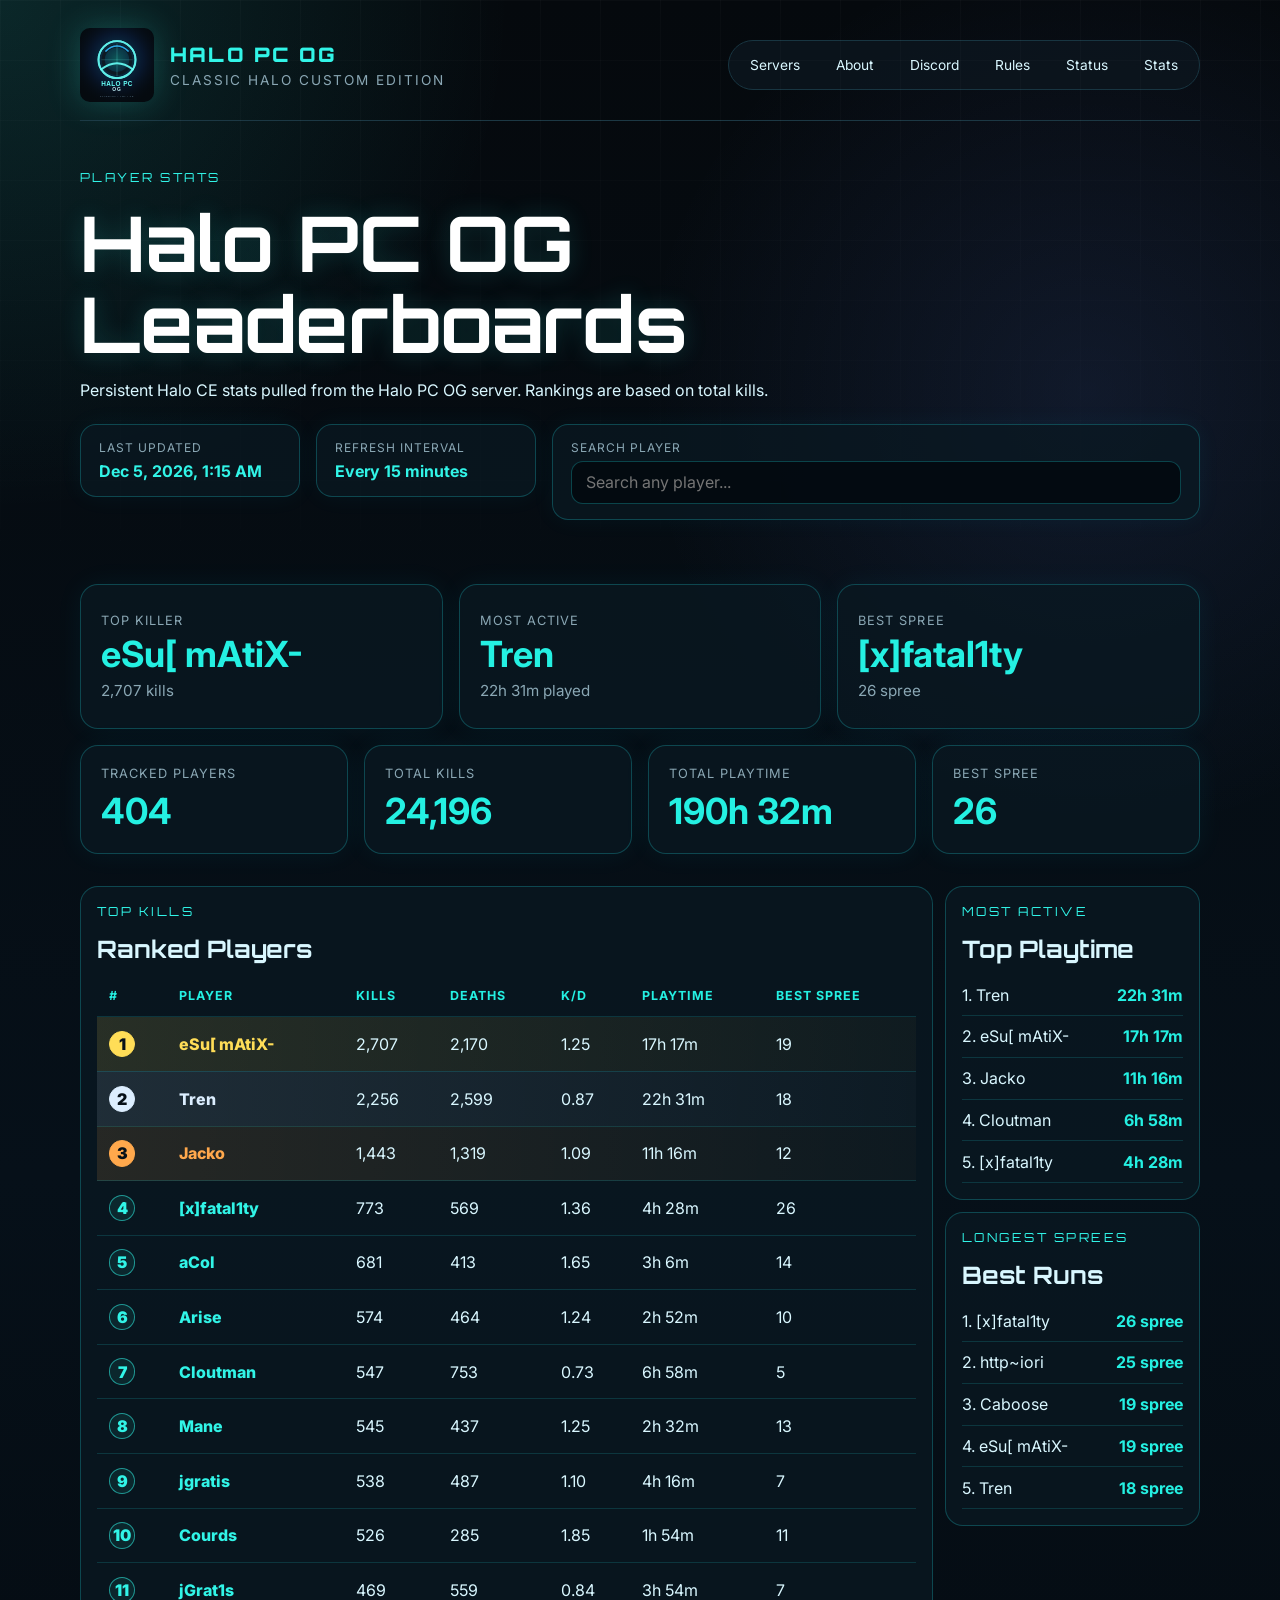
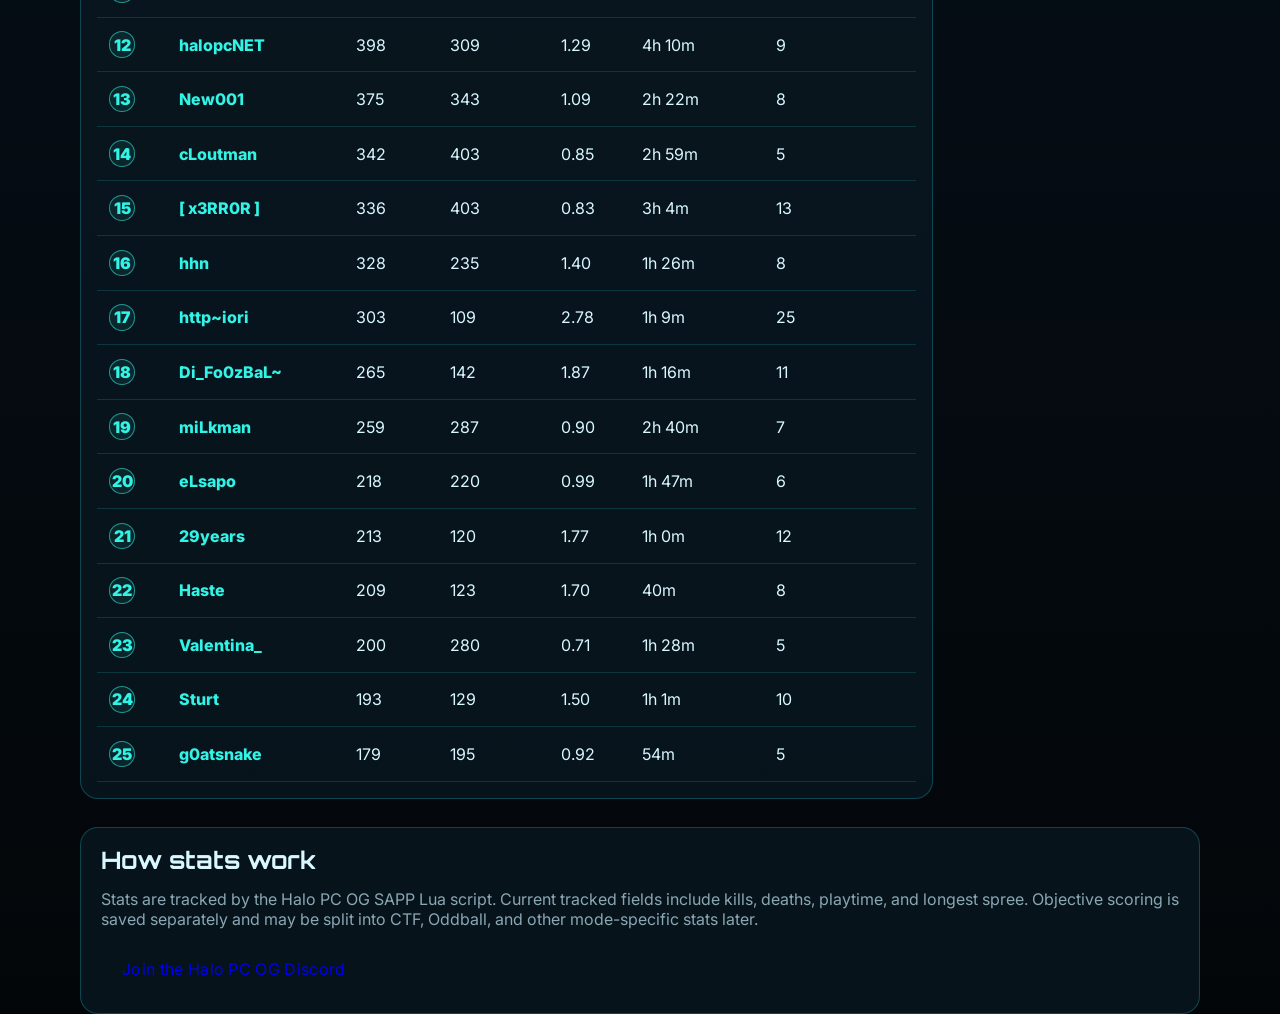
<file: stats/index.html>
<!DOCTYPE html>
<html lang="en">
<head>
  <meta charset="utf-8" />
  <meta name="viewport" content="width=device-width, initial-scale=1" />
  <title>Halo PC OG Stats | Halo CE Leaderboards</title>
  <meta name="description" content="Halo PC OG player stats and leaderboards for Halo Custom Edition. View top kills, playtime, longest sprees, and player rankings." />
  <link rel="icon" href="../assets/favicon.svg" type="image/svg+xml" />
  <link rel="stylesheet" href="../styles.css?v=19" />
</head>
<body>
  <div class="page">
    <header class="site-header">
      <a class="brand" href="../#home" aria-label="Halo PC OG home">
        <img src="../assets/halo-pc-og-logo.svg" alt="Halo PC OG logo" />
        <div>
          <span class="brand-title">HALO PC OG</span>
          <span class="brand-subtitle">Classic Halo Custom Edition</span>
        </div>
      </a>

      <nav class="nav">
        <a href="../#servers">Servers</a>
        <a href="../#about">About</a>
        <a href="../#discord">Discord</a>
        <a href="../#rules">Rules</a>
        <a href="../#status">Status</a>
        <a href="./">Stats</a>
      </nav>
    </header>

    <main>
      <section class="section stats-hero">
        <p class="eyebrow">PLAYER STATS</p>
        <h1>Halo PC OG Leaderboards</h1>
        <p class="section-copy">
          Persistent Halo CE stats pulled from the Halo PC OG server. Rankings are based on total kills.
        </p>

        <div class="stats-update-box" aria-label="Stats update information">
          <div>
            <span class="update-label">Last Updated</span>
            <strong id="lastUpdated">Loading...</strong>
          </div>
          <div>
            <span class="update-label">Refresh Interval</span>
            <strong>Every 15 minutes</strong>
          </div>
        <div class="hero-search-card" aria-label="Player search">
          <span class="update-label">Search Player</span>
          <div class="hero-search-wrap">
            <input id="playerSearch" class="player-search-input compact" type="search" placeholder="Search any player..." autocomplete="off" />
            <div id="playerSearchResults" class="player-search-results compact">
              <p class="muted">Start typing to search tracked players.</p>
            </div>
          </div>
        </div>

        </div>
      </section>
<section class="stats-highlight-grid" aria-label="Top player highlights">
        <article class="stat-card highlight-card">
          <span class="stat-label">Top Killer</span>
          <strong id="topKillerName">-</strong>
          <span id="topKillerValue" class="stat-detail">0 kills</span>
        </article>
        <article class="stat-card highlight-card">
          <span class="stat-label">Most Active</span>
          <strong id="topPlaytimeName">-</strong>
          <span id="topPlaytimeValue" class="stat-detail">0m played</span>
        </article>
        <article class="stat-card highlight-card">
          <span class="stat-label">Best Spree</span>
          <strong id="topSpreeName">-</strong>
          <span id="topSpreeValue" class="stat-detail">0 spree</span>
        </article>
      </section>

      <section class="stats-summary-grid compact-summary" aria-label="Stats summary">
        <article class="stat-card">
          <span class="stat-label">Tracked Players</span>
          <strong id="trackedPlayers">0</strong>
        </article>
        <article class="stat-card">
          <span class="stat-label">Total Kills</span>
          <strong id="totalKills">0</strong>
        </article>
        <article class="stat-card">
          <span class="stat-label">Total Playtime</span>
          <strong id="totalPlaytime">0m</strong>
        </article>
        <article class="stat-card">
          <span class="stat-label">Best Spree</span>
          <strong id="bestSpree">0</strong>
        </article>
      </section>

      <section class="leaderboard-grid">
        <article class="panel">
          <div class="panel-heading">
            <p class="eyebrow">TOP KILLS</p>
            <h2>Ranked Players</h2>
          </div>
          <div class="table-wrap">
            <table class="stats-table">
              <thead>
                <tr>
                  <th>#</th>
                  <th>Player</th>
                  <th>Kills</th>
                  <th>Deaths</th>
                  <th>K/D</th>
                  <th>Playtime</th>
                  <th>Best Spree</th>
                </tr>
              </thead>
              <tbody id="killsTable">
                <tr><td colspan="7">Loading stats...</td></tr>
              </tbody>
            </table>
          </div>
        </article>
        <div class="side-leaderboards">


        <article class="panel">
          <div class="panel-heading">
            <p class="eyebrow">MOST ACTIVE</p>
            <h2>Top Playtime</h2>
          </div>
          <ol id="playtimeList" class="rank-list">
            <li>Loading stats...</li>
          </ol>
        </article>

        <article class="panel">
          <div class="panel-heading">
            <p class="eyebrow">LONGEST SPREES</p>
            <h2>Best Runs</h2>
          </div>
          <ol id="spreeList" class="rank-list">
            <li>Loading stats...</li>
          </ol>
        </article>
        </div>
      </section>

      <section class="panel stats-note">
        <h2>How stats work</h2>
        <p>
          Stats are tracked by the Halo PC OG SAPP Lua script. Current tracked fields include kills,
          deaths, playtime, and longest spree. Objective scoring is saved separately and may be split
          into CTF, Oddball, and other mode-specific stats later.
        </p>
        <a class="button" href="../#discord">Join the Halo PC OG Discord</a>
      </section>
    </main>
  </div>

  <script>
    const STATS_URL = "../halopcog_stats.json";

    function formatNumber(value) {
      return new Intl.NumberFormat("en-US").format(value || 0);
    }

    function formatTime(seconds) {
      seconds = Number(seconds) || 0;
      const hours = Math.floor(seconds / 3600);
      const minutes = Math.floor((seconds % 3600) / 60);

      if (hours > 0) {
        return `${hours}h ${minutes}m`;
      }

      return `${minutes}m`;
    }

    function kd(kills, deaths) {
      kills = Number(kills) || 0;
      deaths = Number(deaths) || 0;

      if (deaths === 0 && kills > 0) return kills.toFixed(2);
      if (deaths === 0) return "0.00";

      return (kills / deaths).toFixed(2);
    }

    function escapeHtml(value) {
      return String(value)
        .replaceAll("&", "&amp;")
        .replaceAll("<", "&lt;")
        .replaceAll(">", "&gt;")
        .replaceAll('"', "&quot;")
        .replaceAll("'", "&#039;");
    }

    function playerProfileUrl(name) {
      return "./player/?name=" + encodeURIComponent(name);
    }

    function toRows(data) {
      const players = data.players || {};

      return Object.entries(players).map(([name, stats]) => ({
        name,
        kills: Number(stats.kills) || 0,
        deaths: Number(stats.deaths) || 0,
        scores: Number(stats.scores) || 0,
        playtime: Number(stats.playtime) || 0,
        longest_spree: Number(stats.longest_spree) || 0
      }));
    }

    function renderStats(rows) {
      const sortedKills = [...rows].sort((a, b) => b.kills - a.kills || a.name.localeCompare(b.name));
      const sortedPlaytime = [...rows].sort((a, b) => b.playtime - a.playtime || a.name.localeCompare(b.name));
      const sortedSpree = [...rows].sort((a, b) => b.longest_spree - a.longest_spree || a.name.localeCompare(b.name));

      const totalKills = rows.reduce((sum, row) => sum + row.kills, 0);
      const totalPlaytime = rows.reduce((sum, row) => sum + row.playtime, 0);
      const bestSpree = rows.reduce((max, row) => Math.max(max, row.longest_spree), 0);

      document.getElementById("trackedPlayers").textContent = formatNumber(rows.length);
      document.getElementById("totalKills").textContent = formatNumber(totalKills);
      document.getElementById("totalPlaytime").textContent = formatTime(totalPlaytime);
      document.getElementById("bestSpree").textContent = formatNumber(bestSpree);

      const topKiller = sortedKills[0];
      const topActive = sortedPlaytime[0];
      const topSpree = sortedSpree[0];

      document.getElementById("topKillerName").textContent = topKiller ? topKiller.name : "-";
      document.getElementById("topKillerValue").textContent = topKiller ? `${formatNumber(topKiller.kills)} kills` : "0 kills";

      document.getElementById("topPlaytimeName").textContent = topActive ? topActive.name : "-";
      document.getElementById("topPlaytimeValue").textContent = topActive ? `${formatTime(topActive.playtime)} played` : "0m played";

      document.getElementById("topSpreeName").textContent = topSpree ? topSpree.name : "-";
      document.getElementById("topSpreeValue").textContent = topSpree ? `${formatNumber(topSpree.longest_spree)} spree` : "0 spree";

      const table = document.getElementById("killsTable");
      table.innerHTML = "";

      if (sortedKills.length === 0) {
        table.innerHTML = '<tr><td colspan="7">No stats recorded yet.</td></tr>';
      } else {
        sortedKills.slice(0, 25).forEach((row, index) => {
          const tr = document.createElement("tr");
          if (index === 0) tr.classList.add("rank-gold");
          if (index === 1) tr.classList.add("rank-silver");
          if (index === 2) tr.classList.add("rank-bronze");
          tr.innerHTML = `
            <td><span class="rank-badge">${index + 1}</span></td>
            <td><a class="player-link" href="${playerProfileUrl(row.name)}">${escapeHtml(row.name)}</a></td>
            <td>${formatNumber(row.kills)}</td>
            <td>${formatNumber(row.deaths)}</td>
            <td>${kd(row.kills, row.deaths)}</td>
            <td>${formatTime(row.playtime)}</td>
            <td>${formatNumber(row.longest_spree)}</td>
          `;
          table.appendChild(tr);
        });
      }

      renderRankList("playtimeList", sortedPlaytime, row => formatTime(row.playtime));
      renderRankList("spreeList", sortedSpree, row => `${formatNumber(row.longest_spree)} spree`);
      setupPlayerSearch(rows);
    }

    function setupPlayerSearch(rows) {
      const input = document.getElementById("playerSearch");
      const results = document.getElementById("playerSearchResults");

      if (!input || !results) return;

      function render(query) {
        const q = query.trim().toLowerCase();

        if (!q) {
          results.innerHTML = '<p class="muted">Start typing to search tracked players.</p>';
          return;
        }

        const startsWith = rows
          .filter(row => row.name.toLowerCase().startsWith(q))
          .sort((a, b) => a.name.localeCompare(b.name));

        const contains = rows
          .filter(row => !row.name.toLowerCase().startsWith(q) && row.name.toLowerCase().includes(q))
          .sort((a, b) => a.name.localeCompare(b.name));

        const matches = [...startsWith, ...contains].slice(0, 15);

        if (matches.length === 0) {
          results.innerHTML = '<p class="muted">No matching players found.</p>';
          return;
        }

        results.innerHTML = matches.map(row => `
          <a class="player-result" href="${playerProfileUrl(row.name)}">
            <span class="player-result-name">${escapeHtml(row.name)}</span>
            <span>${formatNumber(row.kills)} kills</span>
            <span>${formatTime(row.playtime)}</span>
          </a>
        `).join("");
      }

      input.addEventListener("input", event => render(event.target.value));
    }

    function renderRankList(id, rows, valueFormatter) {
      const list = document.getElementById(id);
      list.innerHTML = "";

      if (rows.length === 0) {
        const li = document.createElement("li");
        li.textContent = "No stats recorded yet.";
        list.appendChild(li);
        return;
      }

      rows.slice(0, 5).forEach((row, index) => {
        const li = document.createElement("li");
        li.innerHTML = `<span>${index + 1}. ${row.name}</span><strong>${valueFormatter(row)}</strong>`;
        list.appendChild(li);
      });
    }

    function renderLastUpdated(response) {
      const lastModified = response.headers.get("Last-Modified");
      const target = document.getElementById("lastUpdated");

      if (!target) return;

      if (lastModified) {
        const date = new Date(lastModified);
        target.textContent = date.toLocaleString(undefined, {
          year: "numeric",
          month: "short",
          day: "numeric",
          hour: "numeric",
          minute: "2-digit"
        });
      } else {
        target.textContent = "Recently";
      }
    }

    fetch(STATS_URL + "?v=" + Date.now(), { cache: "no-store" })
      .then(response => {
        if (!response.ok) {
          throw new Error("Could not load halopcog_stats.json");
        }

        renderLastUpdated(response);
        return response.json();
      })
      .then(data => renderStats(toRows(data)))
      .catch(error => {
        const lastUpdated = document.getElementById("lastUpdated");
        if (lastUpdated) {
          lastUpdated.textContent = "Unavailable";
        }

        document.getElementById("killsTable").innerHTML = '<tr><td colspan="7">Stats could not be loaded yet.</td></tr>';
        document.getElementById("playtimeList").innerHTML = "<li>Stats could not be loaded yet.</li>";
        document.getElementById("spreeList").innerHTML = "<li>Stats could not be loaded yet.</li>";
        console.error(error);
      });
  </script>
</body>
</html>
</file>
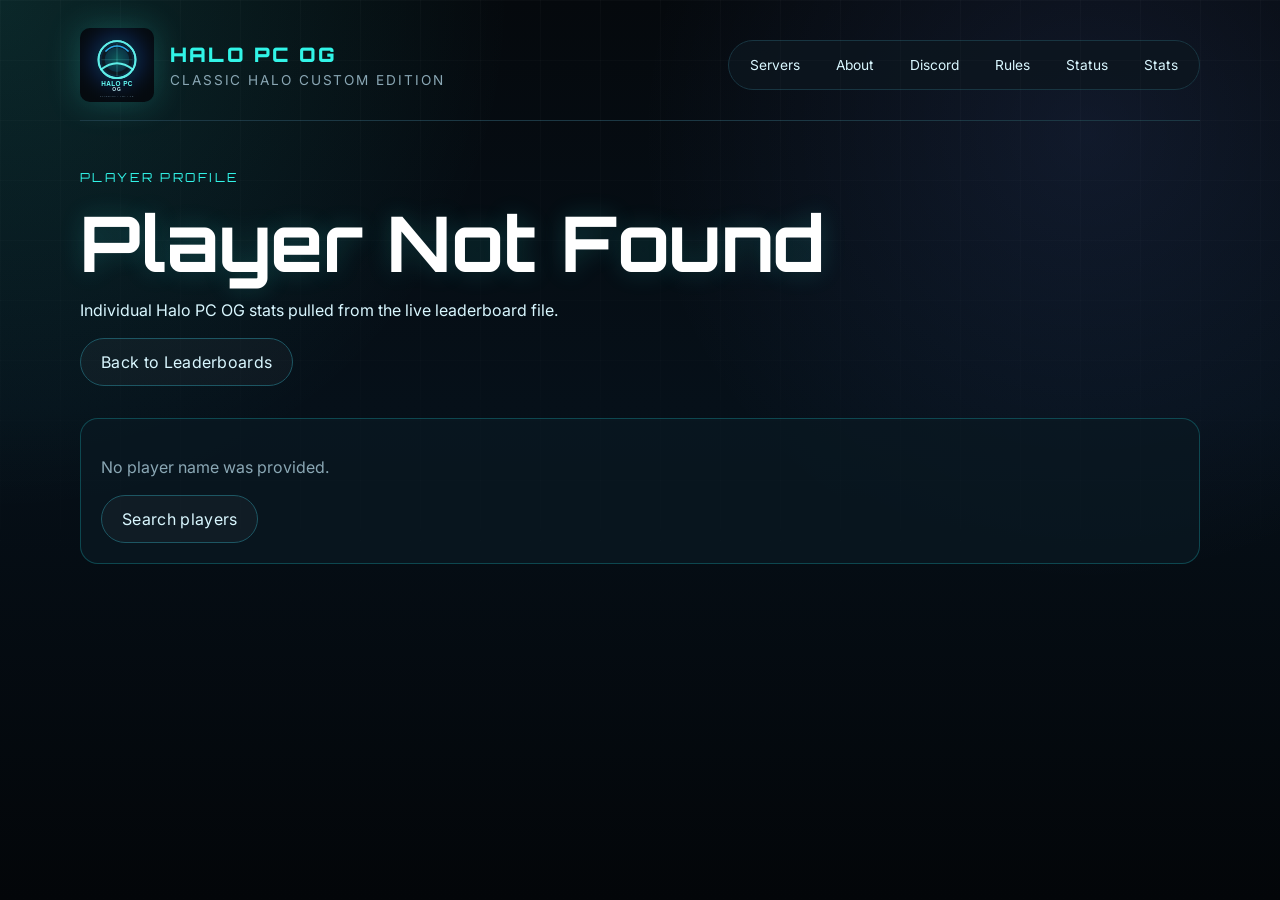
<file: stats/player/index.html>
<!DOCTYPE html>
<html lang="en">
<head>
  <meta charset="utf-8" />
  <meta name="viewport" content="width=device-width, initial-scale=1" />
  <title>Player Stats | Halo PC OG</title>
  <meta name="description" content="Individual Halo PC OG player stats profile for Halo Custom Edition." />
  <link rel="icon" href="../../assets/favicon.svg" type="image/svg+xml" />
  <link rel="stylesheet" href="../../styles.css?v=19" />
</head>
<body>
  <div class="page">
    <header class="site-header">
      <a class="brand" href="../../#home" aria-label="Halo PC OG home">
        <img src="../../assets/halo-pc-og-logo.svg" alt="Halo PC OG logo" />
        <div>
          <span class="brand-title">HALO PC OG</span>
          <span class="brand-subtitle">Classic Halo Custom Edition</span>
        </div>
      </a>

      <nav class="nav">
        <a href="../../#servers">Servers</a>
        <a href="../../#about">About</a>
        <a href="../../#discord">Discord</a>
        <a href="../../#rules">Rules</a>
        <a href="../../#status">Status</a>
        <a href="../">Stats</a>
      </nav>
    </header>

    <main>
      <section class="section stats-hero player-profile-hero">
        <p class="eyebrow">PLAYER PROFILE</p>
        <h1 id="playerName">Loading...</h1>
        <p class="section-copy">
          Individual Halo PC OG stats pulled from the live leaderboard file.
        </p>
        <div class="actions compact">
          <a class="button secondary" href="../">Back to Leaderboards</a>
        </div>
      </section>

      <section id="profileContent">
        <article class="panel">
          <p class="muted">Loading player stats...</p>
        </article>
      </section>
    </main>
  </div>

  <script>
    const STATS_URL = "../../halopcog_stats.json";

    function formatNumber(value) {
      return new Intl.NumberFormat("en-US").format(value || 0);
    }

    function formatTime(seconds) {
      seconds = Number(seconds) || 0;
      const hours = Math.floor(seconds / 3600);
      const minutes = Math.floor((seconds % 3600) / 60);

      if (hours > 0) {
        return `${hours}h ${minutes}m`;
      }

      return `${minutes}m`;
    }

    function kd(kills, deaths) {
      kills = Number(kills) || 0;
      deaths = Number(deaths) || 0;

      if (deaths === 0 && kills > 0) return kills.toFixed(2);
      if (deaths === 0) return "0.00";

      return (kills / deaths).toFixed(2);
    }

    function escapeHtml(value) {
      return String(value)
        .replaceAll("&", "&amp;")
        .replaceAll("<", "&lt;")
        .replaceAll(">", "&gt;")
        .replaceAll('"', "&quot;")
        .replaceAll("'", "&#039;");
    }

    function toRows(data) {
      const players = data.players || {};

      return Object.entries(players).map(([name, stats]) => ({
        name,
        kills: Number(stats.kills) || 0,
        deaths: Number(stats.deaths) || 0,
        scores: Number(stats.scores) || 0,
        playtime: Number(stats.playtime) || 0,
        longest_spree: Number(stats.longest_spree) || 0
      }));
    }

    function getRequestedPlayer() {
      const params = new URLSearchParams(window.location.search);
      return params.get("name") || "";
    }

    function renderProfile(rows) {
      const requested = getRequestedPlayer();
      const content = document.getElementById("profileContent");
      const title = document.getElementById("playerName");

      if (!requested) {
        title.textContent = "Player Not Found";
        content.innerHTML = `
          <article class="panel">
            <p class="muted">No player name was provided.</p>
            <a class="button secondary" href="../">Search players</a>
          </article>
        `;
        return;
      }

      const sortedKills = [...rows].sort((a, b) => b.kills - a.kills || a.name.localeCompare(b.name));
      const sortedPlaytime = [...rows].sort((a, b) => b.playtime - a.playtime || a.name.localeCompare(b.name));
      const sortedSpree = [...rows].sort((a, b) => b.longest_spree - a.longest_spree || a.name.localeCompare(b.name));

      const player = rows.find(row => row.name.toLowerCase() === requested.toLowerCase());

      if (!player) {
        title.textContent = "Player Not Found";

        const similar = rows
          .filter(row => row.name.toLowerCase().includes(requested.toLowerCase()))
          .sort((a, b) => a.name.localeCompare(b.name))
          .slice(0, 10);

        content.innerHTML = `
          <article class="panel">
            <h2>No exact match for ${escapeHtml(requested)}</h2>
            <p class="muted">Try searching from the main leaderboard page.</p>
            ${similar.length ? `
              <div class="similar-player-list">
                ${similar.map(row => `<a class="player-result" href="./?name=${encodeURIComponent(row.name)}"><span class="player-result-name">${escapeHtml(row.name)}</span><span>${formatNumber(row.kills)} kills</span></a>`).join("")}
              </div>
            ` : ""}
            <div class="actions compact">
              <a class="button secondary" href="../">Back to Leaderboards</a>
            </div>
          </article>
        `;
        return;
      }

      document.title = `${player.name} Stats | Halo PC OG`;
      title.textContent = player.name;

      const killRank = sortedKills.findIndex(row => row.name === player.name) + 1;
      const playtimeRank = sortedPlaytime.findIndex(row => row.name === player.name) + 1;
      const spreeRank = sortedSpree.findIndex(row => row.name === player.name) + 1;

      content.innerHTML = `
        <section class="profile-stat-grid">
          <article class="stat-card overall-rank-card">
            <span class="stat-label">Overall Rank</span>
            <strong>#${killRank}</strong>
            <span class="stat-detail">Out of ${formatNumber(rows.length)} Players</span>
          </article>
          <article class="stat-card">
            <span class="stat-label">Kills</span>
            <strong>${formatNumber(player.kills)}</strong>
          </article>
          <article class="stat-card">
            <span class="stat-label">Deaths</span>
            <strong>${formatNumber(player.deaths)}</strong>
          </article>
          <article class="stat-card">
            <span class="stat-label">K/D</span>
            <strong>${kd(player.kills, player.deaths)}</strong>
          </article>
          <article class="stat-card">
            <span class="stat-label">Playtime</span>
            <strong>${formatTime(player.playtime)}</strong>
          </article>
          <article class="stat-card">
            <span class="stat-label">Best Spree</span>
            <strong>${formatNumber(player.longest_spree)}</strong>
          </article>
          <article class="stat-card">
            <span class="stat-label">Objective Score</span>
            <strong>${formatNumber(player.scores)}</strong>
          </article>
        </section>

        <section class="leaderboard-grid profile-rank-grid">
          <article class="panel">
            <div class="panel-heading">
              <p class="eyebrow">RANKS</p>
              <h2>Rankings</h2>
            </div>
            <div class="profile-rank-list">
              <div><span>Kill Rank</span><strong>#${killRank}</strong></div>
              <div><span>Playtime Rank</span><strong>#${playtimeRank}</strong></div>
              <div><span>Spree Rank</span><strong>#${spreeRank}</strong></div>
            </div>
          </article>

          <article class="panel">
            <div class="panel-heading">
              <p class="eyebrow">PROFILE LINK</p>
              <h2>Share Player Stats</h2>
            </div>
            <p class="muted">Copy this page URL to share ${escapeHtml(player.name)}'s stats.</p>
            <div class="actions compact">
              <button class="button secondary" id="copyProfileLink">Copy Link</button>
            </div>
          </article>
        </section>
      `;

      const copyButton = document.getElementById("copyProfileLink");
      if (copyButton) {
        copyButton.addEventListener("click", async () => {
          try {
            await navigator.clipboard.writeText(window.location.href);
            copyButton.textContent = "Copied";
            setTimeout(() => copyButton.textContent = "Copy Link", 1500);
          } catch (error) {
            copyButton.textContent = "Copy failed";
          }
        });
      }
    }

    fetch(STATS_URL + "?v=" + Date.now(), { cache: "no-store" })
      .then(response => {
        if (!response.ok) {
          throw new Error("Could not load halopcog_stats.json");
        }
        return response.json();
      })
      .then(data => renderProfile(toRows(data)))
      .catch(error => {
        document.getElementById("playerName").textContent = "Stats Unavailable";
        document.getElementById("profileContent").innerHTML = `
          <article class="panel">
            <p class="muted">Player stats could not be loaded yet.</p>
            <a class="button secondary" href="../">Back to Leaderboards</a>
          </article>
        `;
        console.error(error);
      });
  </script>
</body>
</html>
</file>
<file: styles.css>
@import url('https://fonts.googleapis.com/css2?family=Orbitron:wght@500;700;900&family=Inter:wght@400;500;700;800&display=swap');

:root{--bg:#05090d;--panel:#0b131a;--panel-2:#101b25;--border:#1d5663;--border-soft:#183541;--cyan:#31f4e7;--cyan-2:#2aaee8;--blue:#6d8cff;--text:#d9f7ff;--muted:#8aa7b4;--white:#ffffff}
*{box-sizing:border-box}
html{scroll-behavior:smooth}
body{margin:0;background:radial-gradient(circle at top left,rgba(49,244,231,.13),transparent 32rem),radial-gradient(circle at 85% 15%,rgba(109,140,255,.11),transparent 28rem),linear-gradient(180deg,#05090d 0%,#061019 45%,#030609 100%);color:var(--text);font-family:Inter,system-ui,-apple-system,Segoe UI,sans-serif;min-height:100vh}
body:before{content:"";position:fixed;inset:0;pointer-events:none;background-image:linear-gradient(rgba(255,255,255,.03) 1px,transparent 1px),linear-gradient(90deg,rgba(255,255,255,.03) 1px,transparent 1px);background-size:60px 60px;mask-image:linear-gradient(to bottom,rgba(0,0,0,.7),transparent 80%)}
.page{width:min(1120px,calc(100% - 32px));margin:0 auto}
.site-header{display:flex;align-items:center;justify-content:space-between;padding:28px 0 18px;border-bottom:1px solid var(--border-soft)}
.brand{display:flex;gap:16px;align-items:center;color:inherit;text-decoration:none}
.brand img{width:74px;height:74px;filter:drop-shadow(0 0 16px rgba(49,244,231,.22))}
.brand-title{display:block;color:var(--cyan);font-family:Orbitron,sans-serif;font-weight:900;letter-spacing:.11em;font-size:1.25rem}
.brand-subtitle{display:block;color:var(--muted);margin-top:5px;font-size:.85rem;text-transform:uppercase;letter-spacing:.14em}
.nav{display:flex;align-items:center;gap:8px;background:rgba(12,22,31,.8);border:1px solid var(--border-soft);padding:7px;border-radius:999px}
.nav a{color:var(--text);text-decoration:none;padding:9px 14px;border-radius:999px;font-size:.86rem;transition:.18s ease;white-space:nowrap}
.nav a:hover{background:rgba(49,244,231,.14);color:var(--cyan)}
.hero{padding:54px 0 38px}
.hero-wide .hero-copy{max-width:100%;width:100%}
.hero-copy{border:1px solid var(--border);background:linear-gradient(135deg,rgba(11,19,26,.92),rgba(10,16,23,.72));border-radius:22px;padding:42px;box-shadow:0 0 0 1px rgba(49,244,231,.04),0 24px 70px rgba(0,0,0,.35)}
.eyebrow{color:var(--cyan);text-transform:uppercase;letter-spacing:.2em;font-family:Orbitron,sans-serif;font-size:.78rem;margin:0 0 18px}
h1,h2,h3{font-family:Orbitron,sans-serif;line-height:1.05;margin:0}
h1{font-size:clamp(2.4rem,6vw,5rem);color:var(--white);text-shadow:0 0 24px rgba(49,244,231,.18)}
.lead{max-width:720px;color:#b9d2dc;font-size:1.12rem;line-height:1.7;margin:22px 0 0}
.actions{display:flex;gap:14px;flex-wrap:wrap;margin-top:30px}
.actions.compact{margin-top:18px}
.button{display:inline-flex;align-items:center;justify-content:center;text-decoration:none;border-radius:999px;padding:13px 20px;font-weight:800;letter-spacing:.02em;border:1px solid transparent;cursor:pointer;font:inherit}
.button.primary{background:linear-gradient(135deg,var(--cyan),var(--cyan-2));color:#031014;box-shadow:0 0 24px rgba(49,244,231,.22)}
.button.secondary{border-color:var(--border);color:var(--text);background:rgba(255,255,255,.03)}
.server-card,.feature,.panel,.discord-cta{border:1px solid var(--border-soft);background:linear-gradient(180deg,rgba(16,27,37,.88),rgba(8,14,20,.9));border-radius:18px}
.hint,.muted{color:var(--muted);line-height:1.55}
.section{padding:32px 0}
.section-heading{margin-bottom:20px}
.section-heading span{color:var(--blue);font-family:Orbitron,sans-serif;text-transform:uppercase;letter-spacing:.14em;font-weight:800;font-size:.86rem}
.section-heading h2{margin-top:8px;color:var(--text);font-size:clamp(1.6rem,3vw,2.4rem)}
.status-layout,.server-grid,.discord-layout{display:grid;grid-template-columns:1.1fr .9fr;gap:18px;align-items:start}
.server-card{padding:24px}
.server-card h3{color:var(--cyan);margin-bottom:10px}
.server-card.ghost{opacity:.78;border-style:dashed}
.tracker-card{overflow:hidden}
.gt-banner{display:inline-block;max-width:100%;margin-top:14px;border-radius:10px;overflow:hidden;border:1px solid var(--border-soft);background:#050b10}
.gt-banner img{display:block;max-width:100%;height:auto}
.server-ip-row{display:flex;gap:12px;align-items:center;flex-wrap:wrap;margin-top:16px;color:var(--muted)}
.server-ip-row code{color:var(--cyan);background:#050b10;border:1px solid var(--border-soft);border-radius:999px;padding:8px 12px;font-family:Consolas,monospace}
dl{display:grid;gap:12px;margin:18px 0 0}
dl div{display:flex;justify-content:space-between;gap:16px;border-top:1px solid var(--border-soft);padding-top:12px}
dt{color:var(--muted)}
dd{margin:0;text-align:right;color:var(--text);font-weight:700}
.panel{padding:30px}
.copy-block{color:#bfd8e2;line-height:1.75;font-size:1.02rem}
.copy-block p:first-child{color:var(--cyan);font-weight:800}
.feature-grid{display:grid;grid-template-columns:repeat(3,1fr);gap:16px}
.feature{padding:22px;min-height:145px}
.feature strong{display:block;color:var(--cyan);font-family:Orbitron,sans-serif;margin-bottom:12px}
.feature span{color:var(--muted);line-height:1.55}
.discord-section .server-card{min-height:260px}
.discord-widget{width:100%;min-height:500px;border:1px solid var(--border-soft);border-radius:18px;background:#101319}
.rules{display:grid;gap:10px;color:#bfd8e2}
.rules p{margin:0;border-left:3px solid var(--cyan);padding:8px 0 8px 14px;background:rgba(49,244,231,.04)}
.discord-cta{text-align:center;padding:44px 24px;margin:34px 0 22px}
.discord-cta h2{font-size:2rem}
.discord-cta p{color:var(--muted);max-width:620px;margin:14px auto 24px;line-height:1.65}
.footer{display:flex;justify-content:space-between;gap:16px;border-top:1px solid var(--border-soft);padding:24px 0 36px;color:var(--muted);font-size:.9rem}
@media (max-width:860px){.site-header{align-items:flex-start;flex-direction:column;gap:18px}.nav{width:100%;overflow:auto;justify-content:flex-start}.hero-copy{padding:30px}.status-layout,.server-grid,.feature-grid,.discord-layout{grid-template-columns:1fr}dl div{flex-direction:column;gap:4px}dd{text-align:left}}
@media (max-width:520px){.page{width:min(100% - 20px,1120px)}.brand img{width:58px;height:58px}.brand-title{font-size:1rem}.hero-copy,.panel{padding:22px}}


/* Stats page */
.stats-hero {
  padding-top: 3rem;
}

.stats-summary-grid {
  display: grid;
  grid-template-columns: repeat(4, minmax(0, 1fr));
  gap: 1rem;
  margin: 2rem 0;
}

.stat-card {
  border: 1px solid rgba(32, 220, 226, 0.25);
  background: rgba(10, 24, 34, 0.75);
  border-radius: 18px;
  padding: 1.25rem;
  box-shadow: 0 0 28px rgba(0, 224, 255, 0.06);
}

.stat-label {
  display: block;
  color: var(--muted, #9fb8c8);
  font-size: 0.8rem;
  letter-spacing: 0.08em;
  text-transform: uppercase;
  margin-bottom: 0.5rem;
}

.stat-card strong {
  color: var(--accent, #24f0e2);
  font-size: clamp(1.5rem, 3vw, 2.25rem);
}

.leaderboard-grid {
  display: grid;
  grid-template-columns: 1.35fr 0.75fr;
  gap: 0.75rem;
  align-items: start;
}

.leaderboard-grid .panel:first-child {
  grid-row: span 2;
}

.panel {
  border: 1px solid rgba(32, 220, 226, 0.25);
  background: rgba(10, 24, 34, 0.75);
  border-radius: 18px;
  padding: 1.25rem;
}

.panel-heading h2 {
  margin: 0 0 1rem;
}

.table-wrap {
  overflow-x: auto;
}

.stats-table {
  width: 100%;
  border-collapse: collapse;
  min-width: 720px;
}

.stats-table th,
.stats-table td {
  padding: 0.85rem 0.75rem;
  text-align: left;
  border-bottom: 1px solid rgba(32, 220, 226, 0.16);
}

.stats-table th {
  color: var(--accent, #24f0e2);
  font-size: 0.78rem;
  letter-spacing: 0.08em;
  text-transform: uppercase;
}

.stats-table td {
  color: var(--text, #e7fbff);
}

.rank-list {
  list-style: none;
  padding: 0;
  margin: 0;
}

.rank-list li {
  display: flex;
  justify-content: space-between;
  gap: 1rem;
  border-bottom: 1px solid rgba(32, 220, 226, 0.16);
  padding: 0.85rem 0;
  color: var(--text, #e7fbff);
}

.rank-list li strong {
  color: var(--accent, #24f0e2);
  white-space: nowrap;
}

.stats-note {
  margin-top: 1rem;
}

.stats-note p {
  color: var(--muted, #9fb8c8);
}

@media (max-width: 900px) {
  .stats-summary-grid,
  .leaderboard-grid {
    grid-template-columns: 1fr;
  }

  .leaderboard-grid .panel:first-child {
    grid-row: auto;
  }
}


.stats-highlight-grid {
  display: grid;
  grid-template-columns: repeat(3, minmax(0, 1fr));
  gap: 1rem;
  margin: 2rem 0 1rem;
}

.highlight-card {
  min-height: 145px;
  display: flex;
  flex-direction: column;
  justify-content: center;
}

.highlight-card strong {
  display: block;
  margin-bottom: 0.4rem;
  line-height: 1.05;
}

.stat-detail {
  color: var(--muted, #9fb8c8);
  font-size: 0.95rem;
}

.compact-summary {
  margin-top: 1rem;
}

@media (max-width: 900px) {
  .stats-highlight-grid {
    grid-template-columns: 1fr;
  }
}


.stats-update-box {
  display: flex;
  gap: 1rem;
  flex-wrap: wrap;
  margin: 1.5rem 0 0;
}

.stats-update-box > div {
  border: 1px solid rgba(32, 220, 226, 0.25);
  background: rgba(10, 24, 34, 0.75);
  border-radius: 16px;
  padding: 0.95rem 1.15rem;
  min-width: 220px;
  box-shadow: 0 0 24px rgba(0, 224, 255, 0.05);
}

.update-label {
  display: block;
  color: var(--muted, #9fb8c8);
  font-size: 0.75rem;
  letter-spacing: 0.08em;
  text-transform: uppercase;
  margin-bottom: 0.35rem;
}

.stats-update-box strong {
  color: var(--cyan, #31f4e7);
  font-size: 1rem;
}

@media (max-width: 520px) {
  .stats-update-box {
    flex-direction: column;
  }

  .stats-update-box > div {
    width: 100%;
    min-width: 0;
  }
}


.player-search-panel {
  margin: 1rem 0 2rem;
}

.search-help {
  color: var(--muted, #9fb8c8);
  margin: -0.25rem 0 1rem;
}

.player-search-row {
  display: flex;
  gap: 0.75rem;
  margin-bottom: 1rem;
}

.player-search-input {
  width: 100%;
  border: 1px solid rgba(32, 220, 226, 0.28);
  background: rgba(3, 10, 16, 0.85);
  color: var(--text, #e7fbff);
  border-radius: 14px;
  padding: 0.95rem 1rem;
  font: inherit;
  outline: none;
}

.player-search-input:focus {
  border-color: var(--cyan, #31f4e7);
  box-shadow: 0 0 0 3px rgba(49, 244, 231, 0.08);
}

.player-search-results {
  display: grid;
  gap: 0.6rem;
}

.player-result {
  display: grid;
  grid-template-columns: 1fr auto auto;
  gap: 1rem;
  align-items: center;
  border: 1px solid rgba(32, 220, 226, 0.18);
  background: rgba(10, 24, 34, 0.48);
  border-radius: 14px;
  padding: 0.85rem 1rem;
  color: var(--text, #e7fbff);
  text-decoration: none;
}

.player-result:hover {
  border-color: rgba(49, 244, 231, 0.5);
  background: rgba(49, 244, 231, 0.07);
}

.player-result-name,
.player-link {
  color: var(--cyan, #31f4e7);
  font-weight: 800;
  text-decoration: none;
}

.player-link:hover {
  text-decoration: underline;
}

.player-profile-hero h1 {
  word-break: break-word;
}

.profile-stat-grid {
  display: grid;
  grid-template-columns: repeat(3, minmax(0, 1fr));
  gap: 1rem;
  margin: 1rem 0;
}

.profile-rank-grid {
  grid-template-columns: 1fr 1fr;
}

.profile-rank-grid .panel:first-child {
  grid-row: auto;
}

.profile-rank-list {
  display: grid;
  gap: 0.85rem;
}

.profile-rank-list div {
  display: flex;
  justify-content: space-between;
  gap: 1rem;
  border-bottom: 1px solid rgba(32, 220, 226, 0.16);
  padding-bottom: 0.85rem;
}

.profile-rank-list span {
  color: var(--muted, #9fb8c8);
}

.profile-rank-list strong {
  color: var(--cyan, #31f4e7);
}

.similar-player-list {
  display: grid;
  gap: 0.6rem;
  margin: 1rem 0;
}

@media (max-width: 900px) {
  .profile-stat-grid,
  .profile-rank-grid {
    grid-template-columns: 1fr;
  }

  .player-result {
    grid-template-columns: 1fr;
    gap: 0.35rem;
  }
}


/* Rank/card polish */
.overall-rank-card {
  border-color: rgba(255, 221, 87, 0.55);
  background: linear-gradient(135deg, rgba(255, 221, 87, 0.09), rgba(10, 24, 34, 0.75));
  box-shadow: 0 0 28px rgba(255, 221, 87, 0.07);
}

.overall-rank-card strong {
  color: #ffdd57;
}

.leaderboard-grid {
  gap: 0.75rem;
}

.leaderboard-grid .panel {
  padding: 1rem;
}

.rank-list li {
  padding: 0.65rem 0;
}

.panel-heading h2 {
  margin-bottom: 0.75rem;
}


/* Leaderboard layout + top 3 row styling */
.leaderboard-grid {
  grid-template-columns: minmax(0, 1.55fr) 255px;
  gap: 0.6rem;
  align-items: start;
}

.leaderboard-grid > .panel:nth-child(2),
.leaderboard-grid > .panel:nth-child(3) {
  max-width: 255px;
}

.stats-table tbody tr.rank-gold {
  background: linear-gradient(90deg, rgba(255, 221, 87, 0.13), rgba(255, 221, 87, 0.03));
}

.stats-table tbody tr.rank-silver {
  background: linear-gradient(90deg, rgba(220, 238, 255, 0.11), rgba(220, 238, 255, 0.025));
}

.stats-table tbody tr.rank-bronze {
  background: linear-gradient(90deg, rgba(255, 168, 76, 0.12), rgba(255, 168, 76, 0.025));
}

.stats-table tbody tr.rank-gold td:first-child,
.stats-table tbody tr.rank-silver td:first-child,
.stats-table tbody tr.rank-bronze td:first-child {
  font-weight: 900;
}

.stats-table tbody tr.rank-gold td:first-child {
  color: #ffdd57;
}

.stats-table tbody tr.rank-silver td:first-child {
  color: #dceeff;
}

.stats-table tbody tr.rank-bronze td:first-child {
  color: #ffa84c;
}

.stats-table tbody tr.rank-gold .player-link {
  color: #ffdd57;
}

.stats-table tbody tr.rank-silver .player-link {
  color: #dceeff;
}

.stats-table tbody tr.rank-bronze .player-link {
  color: #ffa84c;
}

@media (max-width: 900px) {
  .leaderboard-grid {
    grid-template-columns: 1fr;
  }

  .leaderboard-grid > .panel:nth-child(2),
  .leaderboard-grid > .panel:nth-child(3) {
    max-width: none;
  }
}


/* Final compact leaderboard override */
@media (min-width: 901px) {
  .leaderboard-grid {
    grid-template-columns: minmax(0, 1.55fr) 255px !important;
    gap: 0.6rem !important;
  }

  .leaderboard-grid .panel:first-child {
    grid-row: span 2;
  }
}


/* Compact hero search */
.stats-update-box {
  align-items: flex-start;
}

.hero-search-card {
  border: 1px solid rgba(32, 220, 226, 0.25);
  background: rgba(10, 24, 34, 0.75);
  border-radius: 16px;
  padding: 0.95rem 1.15rem;
  min-width: 260px;
  flex: 1 1 320px;
  position: relative;
  box-shadow: 0 0 24px rgba(0, 224, 255, 0.05);
}

.hero-search-wrap {
  position: relative;
}

.player-search-input.compact {
  padding: 0.65rem 0.85rem;
  border-radius: 12px;
  min-height: 0;
  margin: 0;
}

.player-search-results.compact {
  position: absolute;
  z-index: 50;
  top: calc(100% + 0.45rem);
  left: 0;
  right: 0;
  max-height: 320px;
  overflow-y: auto;
  background: rgba(4, 13, 20, 0.98);
  border: 1px solid rgba(32, 220, 226, 0.28);
  border-radius: 14px;
  padding: 0.45rem;
  box-shadow: 0 18px 45px rgba(0, 0, 0, 0.35);
  display: none;
}

.hero-search-card:focus-within .player-search-results.compact {
  display: grid;
}

.player-search-results.compact .muted {
  margin: 0;
  padding: 0.65rem 0.75rem;
}

.player-search-results.compact .player-result {
  grid-template-columns: 1fr auto auto;
  padding: 0.65rem 0.75rem;
  border-radius: 10px;
}

@media (max-width: 700px) {
  .hero-search-card {
    flex-basis: 100%;
    min-width: 0;
  }

  .player-search-results.compact {
    position: static;
    margin-top: 0.5rem;
    max-height: none;
  }

  .hero-search-card:focus-within .player-search-results.compact {
    display: grid;
  }
}


.player-search-panel {
  display: none;
}


/* Final leaderboard badge + right-column spacing fix */
.stats-table .rank-badge {
  display: inline-flex;
  align-items: center;
  justify-content: center;
  width: 1.65rem;
  height: 1.65rem;
  border-radius: 999px;
  border: 1px solid rgba(49, 244, 231, 0.55);
  background: rgba(49, 244, 231, 0.08);
  color: var(--cyan, #31f4e7);
  font-weight: 900;
  line-height: 1;
}

.stats-table tr.rank-gold .rank-badge {
  background: #ffdd57;
  border-color: #ffdd57;
  color: #061018;
}

.stats-table tr.rank-silver .rank-badge {
  background: #dceeff;
  border-color: #dceeff;
  color: #061018;
}

.stats-table tr.rank-bronze .rank-badge {
  background: #ffa84c;
  border-color: #ffa84c;
  color: #061018;
}

@media (min-width: 901px) {
  .leaderboard-grid {
    display: grid !important;
    grid-template-columns: minmax(0, 1fr) 255px !important;
    grid-template-rows: auto auto !important;
    gap: 0.75rem 0.75rem !important;
    align-items: start !important;
  }

  .leaderboard-grid > .panel:first-child {
    grid-column: 1 !important;
    grid-row: 1 / span 2 !important;
  }

  .leaderboard-grid > .panel:nth-child(2) {
    grid-column: 2 !important;
    grid-row: 1 !important;
    align-self: start !important;
    max-width: 255px !important;
  }

  .leaderboard-grid > .panel:nth-child(3) {
    grid-column: 2 !important;
    grid-row: 2 !important;
    align-self: start !important;
    max-width: 255px !important;
    margin-top: 0 !important;
  }
}


/* Correct side leaderboard column layout */
@media (min-width: 901px) {
  .leaderboard-grid {
    display: grid !important;
    grid-template-columns: minmax(0, 1fr) 255px !important;
    gap: 0.75rem !important;
    align-items: start !important;
  }

  .leaderboard-grid > .panel:first-child {
    grid-column: 1 !important;
    grid-row: 1 !important;
  }

  .side-leaderboards {
    grid-column: 2 !important;
    grid-row: 1 !important;
    display: flex !important;
    flex-direction: column !important;
    gap: 0.75rem !important;
    align-self: start !important;
  }

  .side-leaderboards > .panel {
    width: 255px !important;
    max-width: 255px !important;
    margin: 0 !important;
  }
}

@media (max-width: 900px) {
  .leaderboard-grid {
    display: grid !important;
    grid-template-columns: 1fr !important;
    gap: 0.75rem !important;
  }

  .side-leaderboards {
    display: grid !important;
    gap: 0.75rem !important;
  }

  .side-leaderboards > .panel {
    max-width: none !important;
  }
}

/* Circular rank badges */
.stats-table .rank-badge {
  display: inline-flex;
  align-items: center;
  justify-content: center;
  width: 1.65rem;
  height: 1.65rem;
  border-radius: 999px;
  border: 1px solid rgba(49, 244, 231, 0.55);
  background: rgba(49, 244, 231, 0.08);
  color: var(--cyan, #31f4e7);
  font-weight: 900;
  line-height: 1;
}

.stats-table tr.rank-gold .rank-badge {
  background: #ffdd57;
  border-color: #ffdd57;
  color: #061018;
}

.stats-table tr.rank-silver .rank-badge {
  background: #dceeff;
  border-color: #dceeff;
  color: #061018;
}

.stats-table tr.rank-bronze .rank-badge {
  background: #ffa84c;
  border-color: #ffa84c;
  color: #061018;
}
</file>
